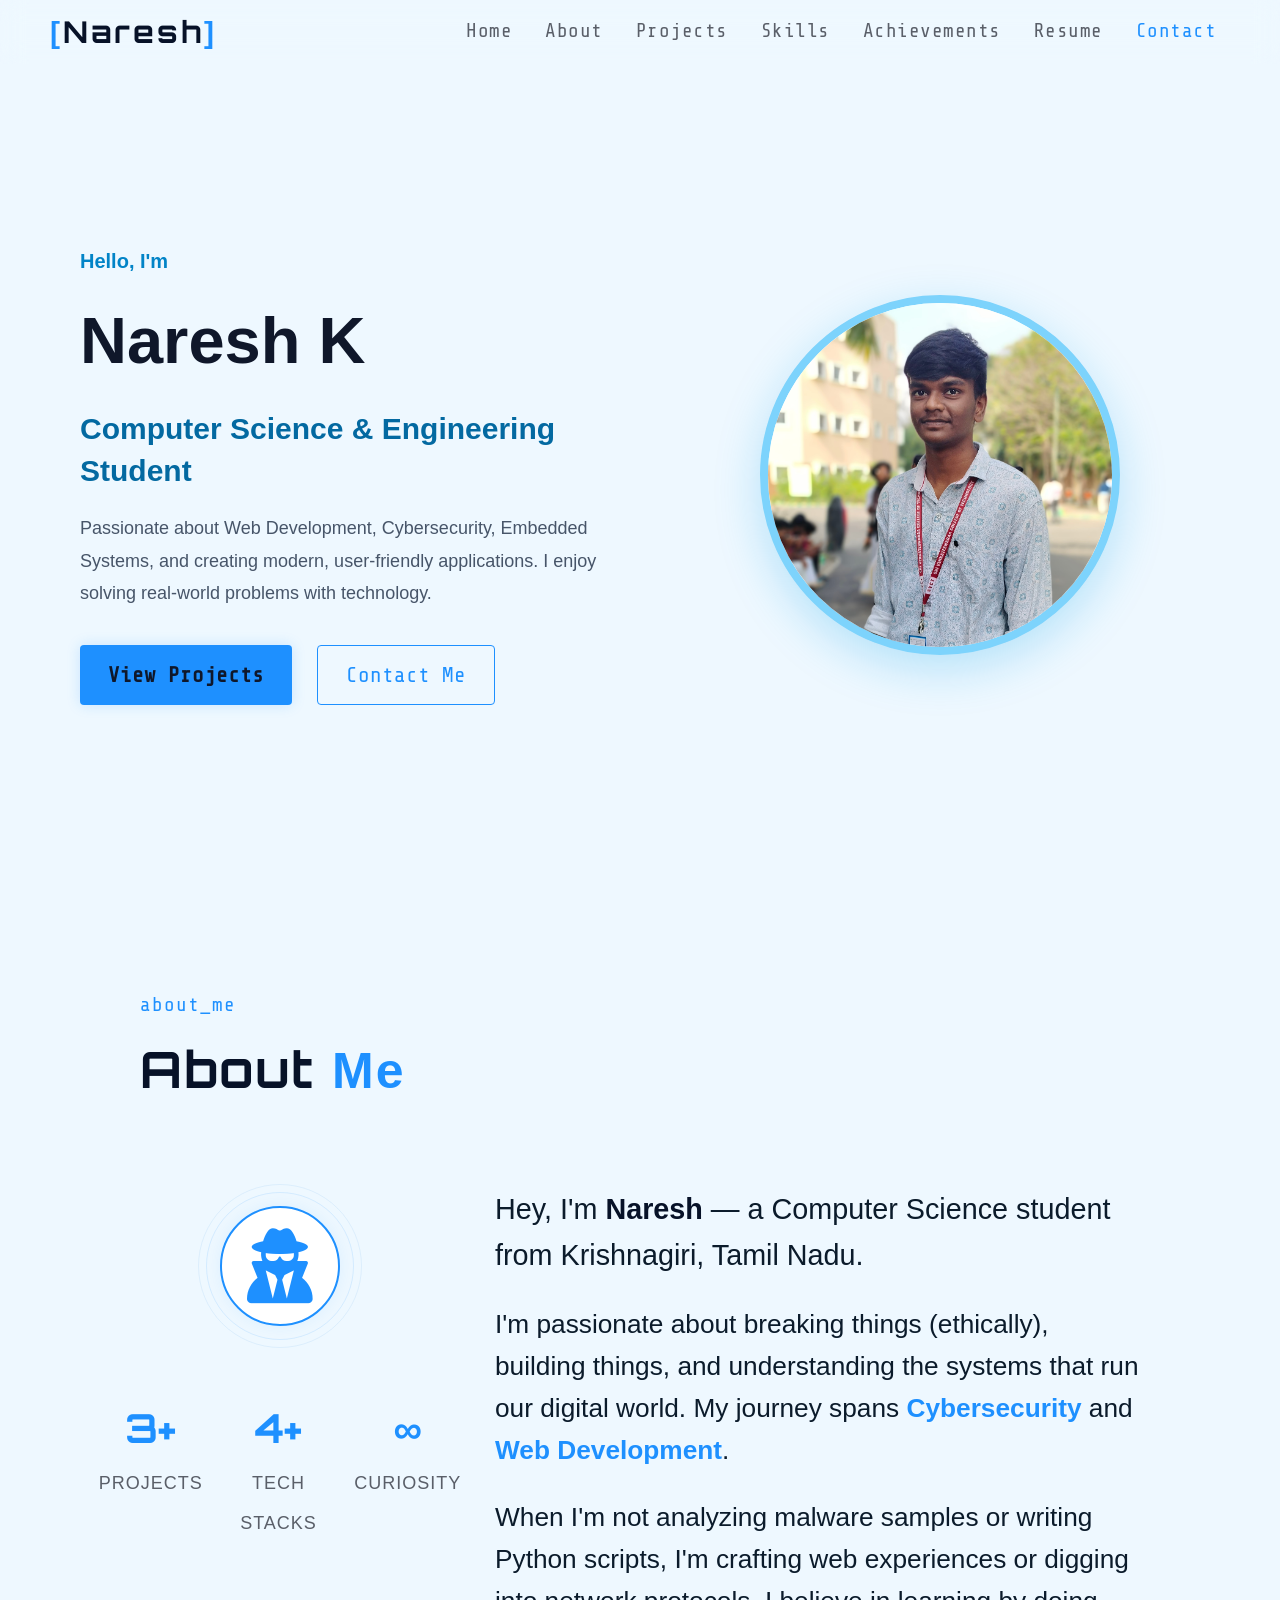
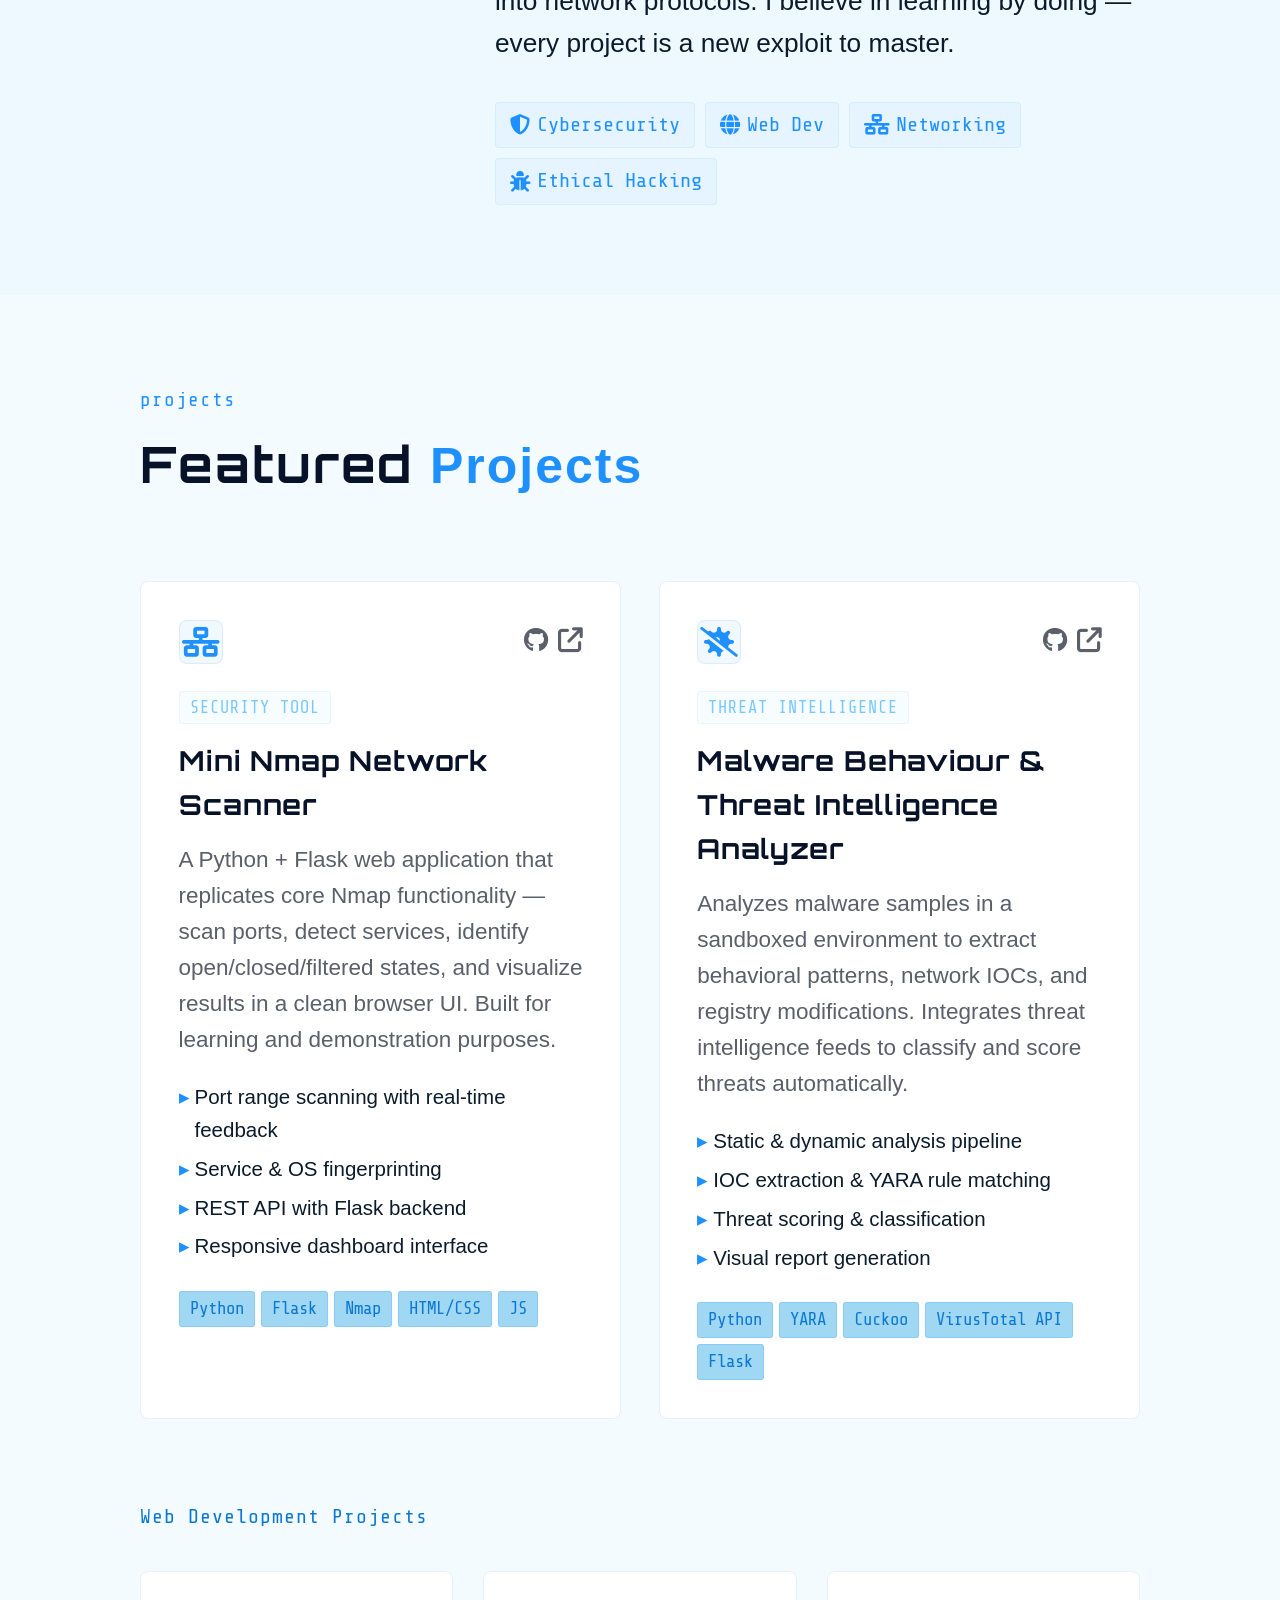
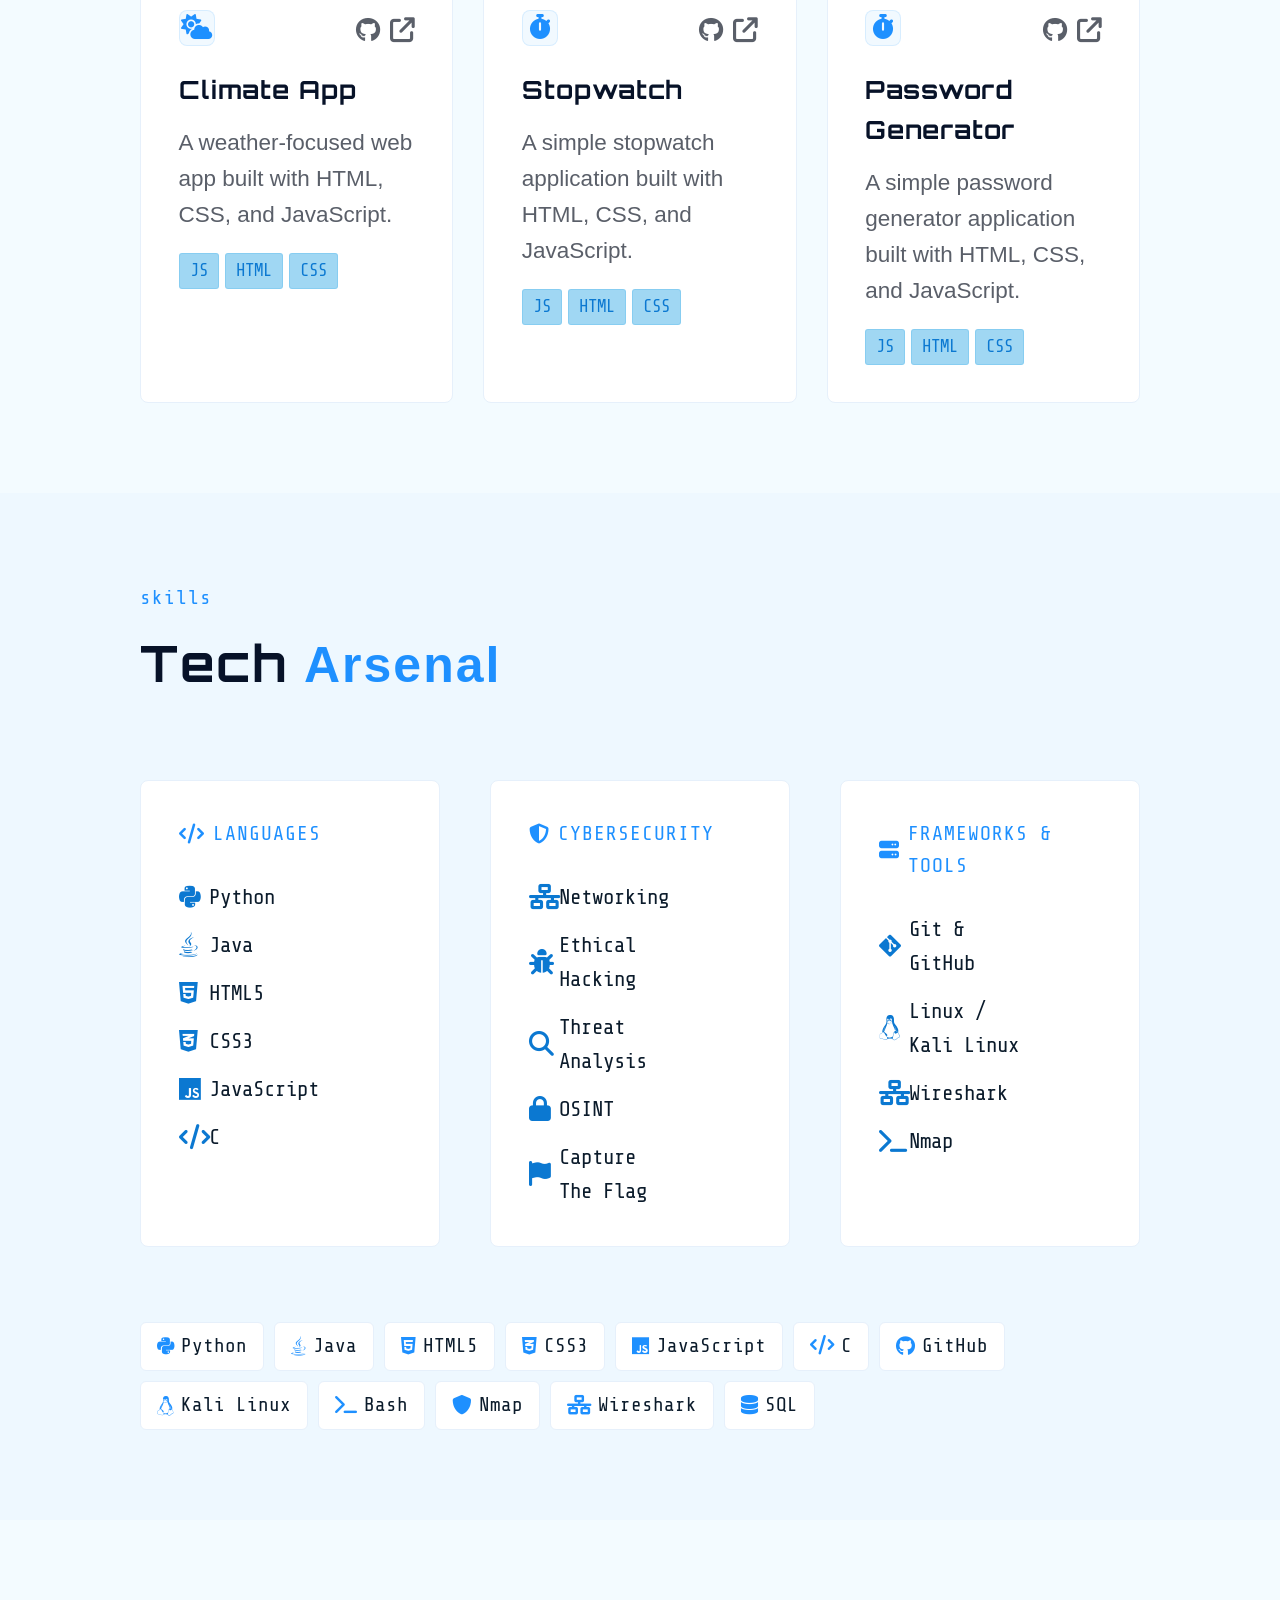
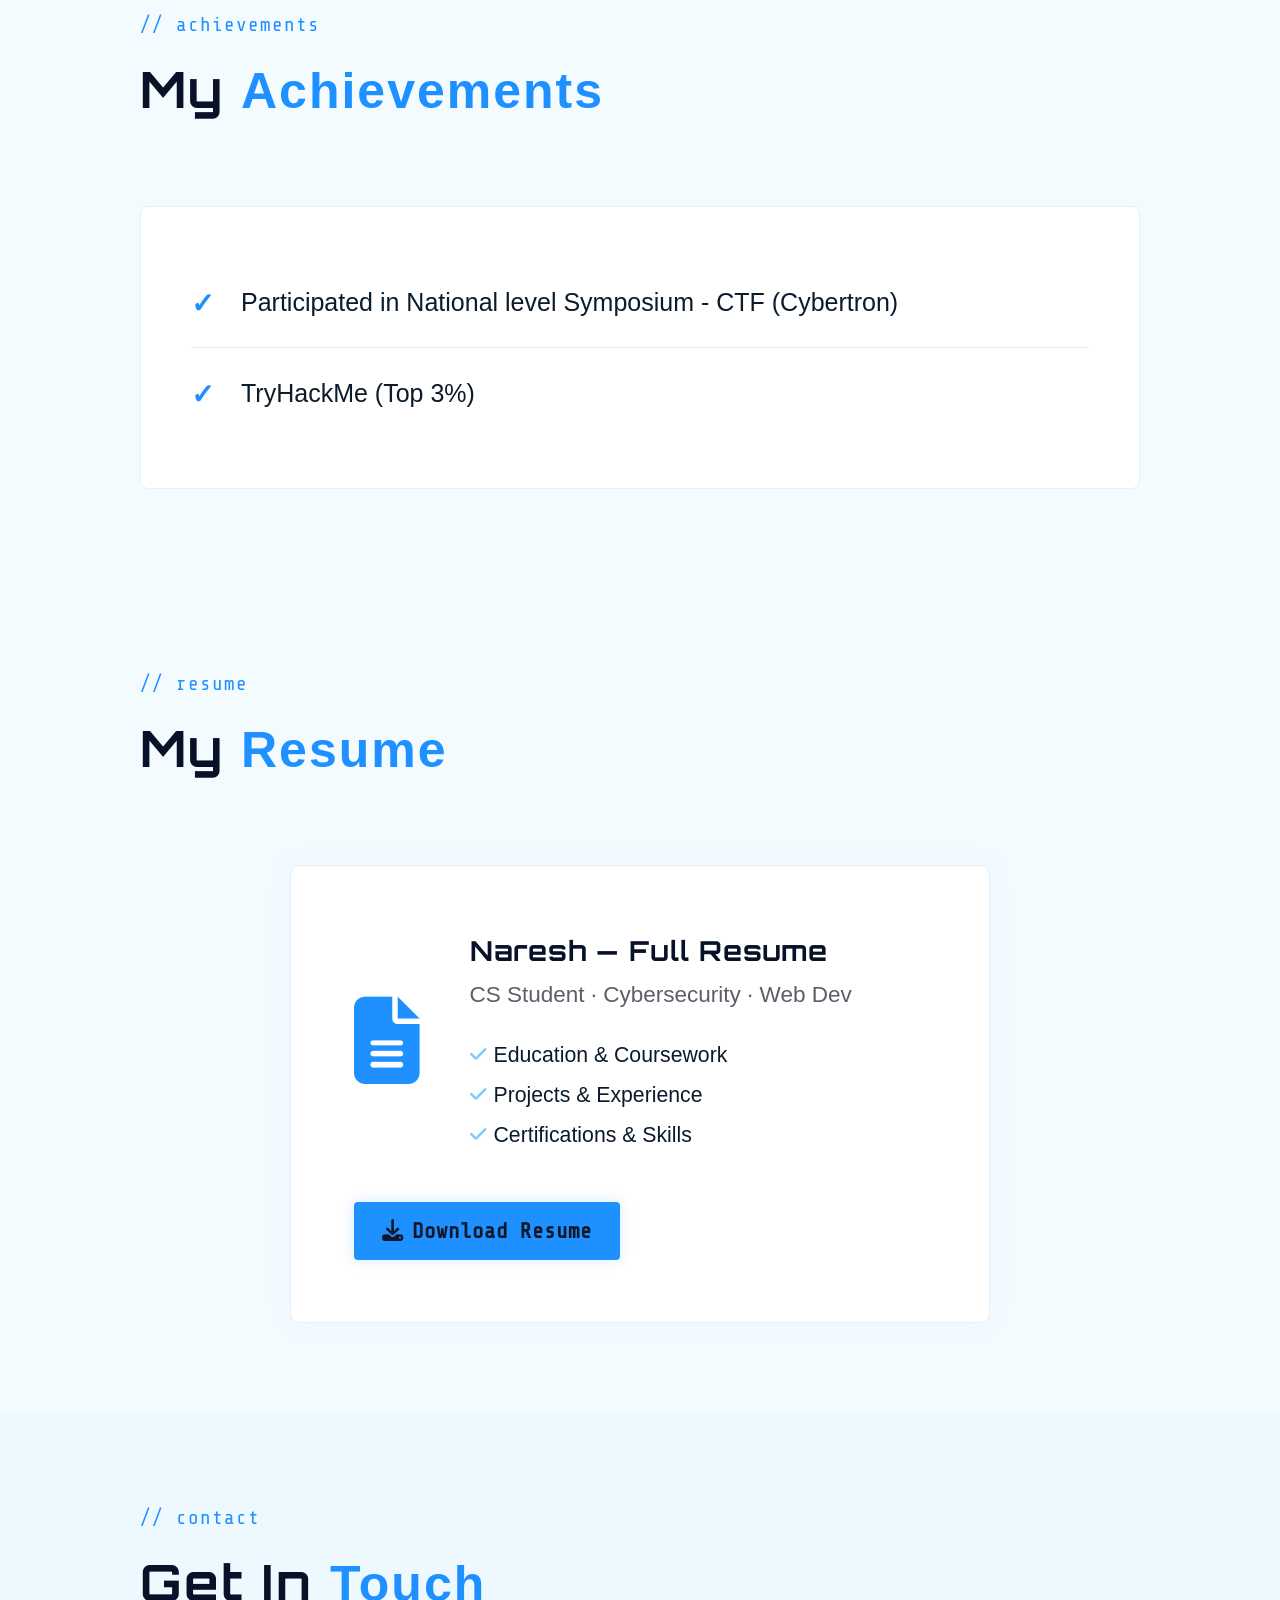
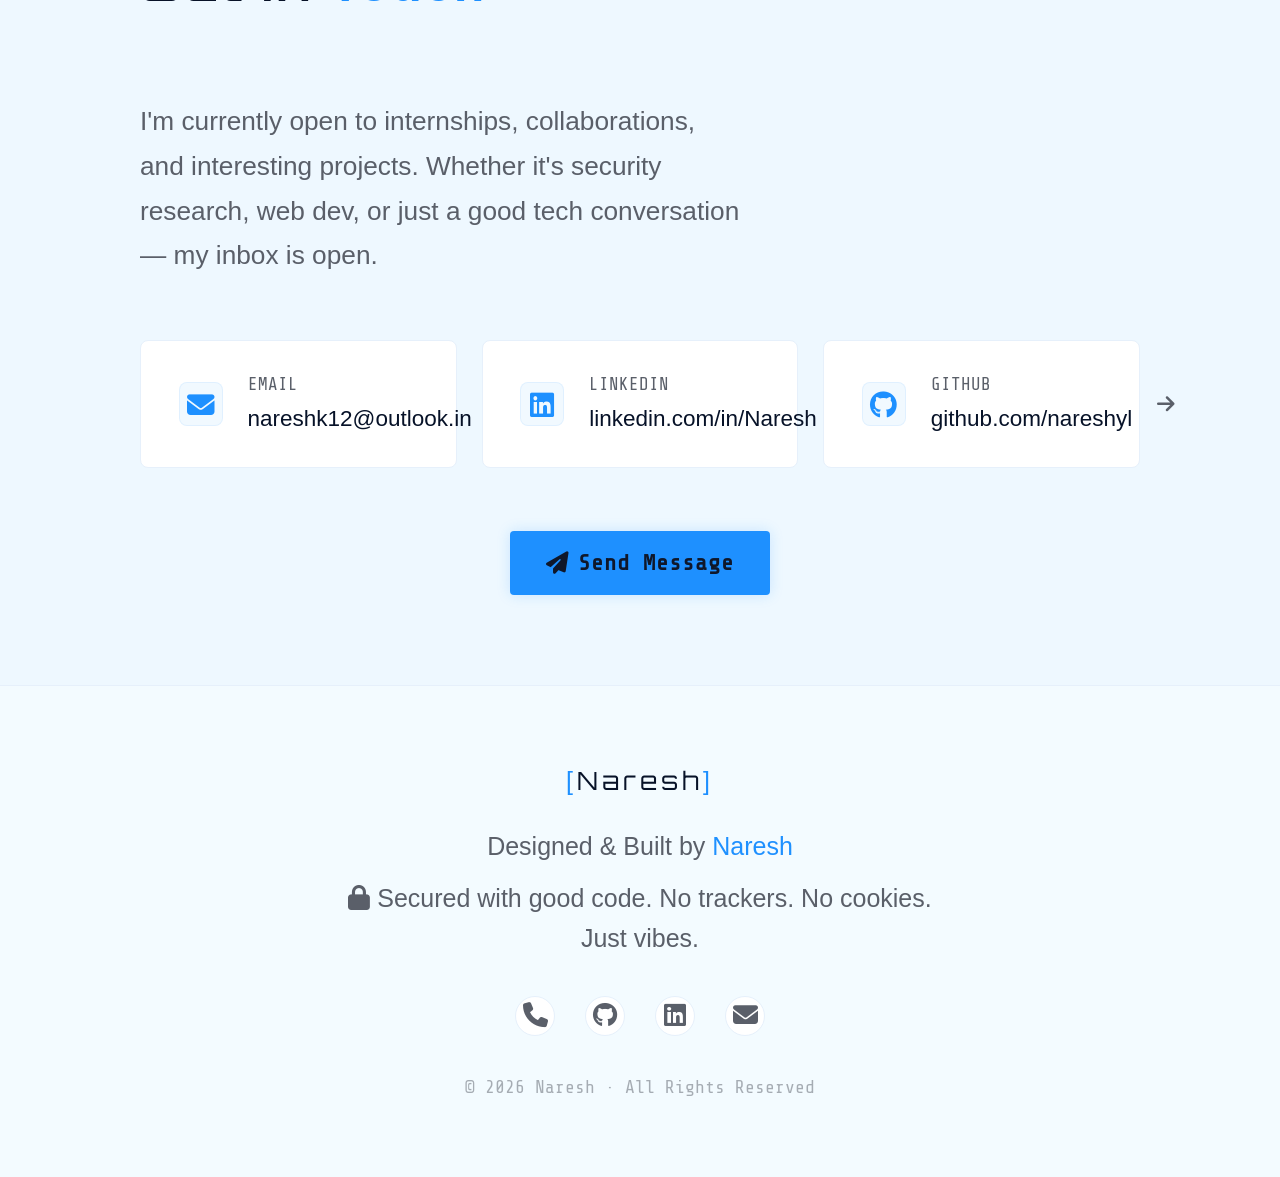
<file: index.html>
<!DOCTYPE html>
<html lang="en">
<head>
  <meta charset="UTF-8" />
  <meta name="viewport" content="width=device-width, initial-scale=1.0"/>
  <title>Naresh</title>
  <link rel="stylesheet" href="style.css" />
  <link rel="stylesheet" href="https://cdnjs.cloudflare.com/ajax/libs/font-awesome/6.5.0/css/all.min.css"/>
  <link href="https://fonts.googleapis.com/css2?family=Share+Tech+Mono&family=Rajdhani:wght@400;500;600;700&family=Orbitron:wght@400;700;900&display=swap" rel="stylesheet"/>
</head>
<body>

  <!-- Scanline overlay -->
  <div class="scanlines"></div>
  <!-- Grid background -->
  <div class="grid-bg"></div>

  <!-- ============ NAV ============ -->
  <nav id="navbar">
    <div class="nav-logo">
      <span class="bracket">[</span>Naresh<span class="bracket">]</span>
    </div>
    <button class="hamburger" id="hamburger" aria-label="Toggle menu">
      <span></span><span></span><span></span>
    </button>
    <ul class="nav-links" id="nav-links">
      <li><a href="#home" class="nav-link">Home</a></li>
      <li><a href="#about" class="nav-link">About</a></li>
      <li><a href="#projects" class="nav-link">Projects</a></li>
      <li><a href="#skills" class="nav-link">Skills</a></li>
      <li><a href="#achievements" class="nav-link">Achievements</a></li>
      <li><a href="#resume" class="nav-link">Resume</a></li>
      <li><a href="#contact" class="nav-link">Contact</a></li>
    </ul>
  </nav>

  <!-- ============ HERO ============ -->
  <section class="hero">

    <div class="hero-content">

        <p class="subtitle">Hello, I'm</p>

        <h1>Naresh K</h1>

        <h2>
            <span> Computer Science & Engineering Student</span>
        </h2>

        <p class="description">
            Passionate about Web Development, Cybersecurity, Embedded Systems,
            and creating modern, user-friendly applications. I enjoy solving
            real-world problems with technology.
        </p>

        <div class="hero-cta">
          <a href="#projects" class="btn-primary">View Projects</a>
          <a href="#contact" class="btn-outline">Contact Me</a>
        </div>

    </div>

    <div class="hero-image">

        <div class="profile-circle">
            <img src="images/img.jpg" alt="Profile" shape ="oval">
        </div>

    </div>

  </section>

  <!-- ============ ABOUT ============ -->
  <section id="about" class="section">
    <div class="container">
      <div class="section-header">
        <span class="section-tag">about_me</span>
        <h2>About <span class="accent">Me</span></h2>
      </div>
      <div class="about-grid">
        <div class="about-avatar">
          <div class="avatar-frame">
            <div class="avatar-inner">
              <i class="fa fa-user-secret avatar-icon"></i>
            </div>
            <div class="avatar-ring ring1"></div>
            <div class="avatar-ring ring2"></div>
          </div>
          <div class="about-stats">
            <div class="stat"><span class="stat-num">3+</span><span class="stat-label">Projects</span></div>
            <div class="stat"><span class="stat-num">4+</span><span class="stat-label">Tech Stacks</span></div>
            <div class="stat"><span class="stat-num">∞</span><span class="stat-label">Curiosity</span></div>
          </div>
        </div>
        <div class="about-text">
          <p class="about-intro">Hey, I'm <strong>Naresh</strong> — a Computer Science student from Krishnagiri, Tamil Nadu.</p>
          <p>I'm passionate about breaking things (ethically), building things, and understanding the systems that run our digital world. My journey spans <span class="highlight">Cybersecurity</span> and <span class="highlight">Web Development</span>.</p>
          <p>When I'm not analyzing malware samples or writing Python scripts, I'm crafting web experiences or digging into network protocols. I believe in learning by doing — every project is a new exploit to master.</p>
          <div class="about-tags">
            <span class="tag"><i class="fa fa-shield-halved"></i> Cybersecurity</span>
            <span class="tag"><i class="fa fa-globe"></i> Web Dev</span>
            <span class="tag"><i class="fa fa-network-wired"></i> Networking</span>
            <span class="tag"><i class="fa fa-bug"></i> Ethical Hacking</span>
          </div>
        </div>
      </div>
    </div>
  </section>

  <!-- ============ PROJECTS ============ -->
  <section id="projects" class="section alt-section">
    <div class="container">
      <div class="section-header">
        <span class="section-tag">projects</span>
        <h2>Featured <span class="accent">Projects</span></h2>
      </div>

      <!-- Featured Projects -->
      <div class="projects-featured">

        <div class="project-card featured" data-tilt>
          <div class="card-glow"></div>
          <div class="project-header">
            <div class="project-icon"><i class="fa fa-network-wired"></i></div>
            <div class="project-links">
              <a href="https://github.com/nareshyl/mini-nmap-tool" target="_blank" rel="noopener noreferrer" class="icon-link" title="GitHub"><i class="fab fa-github"></i></a>
              <a href="https://mini-nmap-tool.onrender.com/" target="_blank" rel="noopener noreferrer" class="icon-link" title="Live Demo"><i class="fa fa-arrow-up-right-from-square"></i></a>
            </div>
          </div>
          <div class="project-badge">Security Tool</div>
          <h3 class="project-title">Mini Nmap Network Scanner</h3>
          <p class="project-desc">A Python + Flask web application that replicates core Nmap functionality — scan ports, detect services, identify open/closed/filtered states, and visualize results in a clean browser UI. Built for learning and demonstration purposes.</p>
          <ul class="project-features">
            <li>Port range scanning with real-time feedback</li>
            <li>Service & OS fingerprinting</li>
            <li>REST API with Flask backend</li>
            <li>Responsive dashboard interface</li>
          </ul>
          <div class="project-tech">
            <span>Python</span><span>Flask</span><span>Nmap</span><span>HTML/CSS</span><span>JS</span>
          </div>
        </div>

        <div class="project-card featured" data-tilt>
          <div class="card-glow"></div>
          <div class="project-header">
            <div class="project-icon"><i class="fa fa-virus-slash"></i></div>
            <div class="project-links">
              <a href="https://github.com/nareshyl/malware-analyzer" target="_blank" rel="noopener noreferrer" class="icon-link" title="GitHub"><i class="fab fa-github"></i></a>
              <a href="https://malware-behaviour-analyzer-with-threat.onrender.com/" target="_blank" rel="noopener noreferrer" class="icon-link" title="Live Demo"><i class="fa fa-arrow-up-right-from-square"></i></a>
            </div>
          </div>
          <div class="project-badge">Threat Intelligence</div>
          <h3 class="project-title">Malware Behaviour & Threat Intelligence Analyzer</h3>
          <p class="project-desc">Analyzes malware samples in a sandboxed environment to extract behavioral patterns, network IOCs, and registry modifications. Integrates threat intelligence feeds to classify and score threats automatically.</p>
          <ul class="project-features">
            <li>Static & dynamic analysis pipeline</li>
            <li>IOC extraction & YARA rule matching</li>
            <li>Threat scoring & classification</li>
            <li>Visual report generation</li>
          </ul>
          <div class="project-tech">
            <span>Python</span><span>YARA</span><span>Cuckoo</span><span>VirusTotal API</span><span>Flask</span>
          </div>
        </div>

      </div>

      <!-- Web Projects Grid -->
      <div class="web-projects-header">
        <span class="section-sub">Web Development Projects</span>
      </div>
      <div class="projects-grid">
        <div class="project-card mini" data-tilt>
          <div class="project-header">
            <div class="project-icon small"><i class="fa fa-cloud-sun"></i></div>
            <div class="project-links">
              <a href="https://github.com/nareshyl/climate" target="_blank" rel="noopener noreferrer" class="icon-link" title="GitHub"><i class="fab fa-github"></i></a>
              <a href="https://nareshyl.github.io/climate/" target="_blank" rel="noopener noreferrer" class="icon-link" title="Live"><i class="fa fa-arrow-up-right-from-square"></i></a>
            </div>
          </div>
          <h3 class="project-title">Climate App</h3>
          <p class="project-desc">A weather-focused web app built with HTML, CSS, and JavaScript.</p>
          <div class="project-tech"><span>JS</span><span>HTML</span><span>CSS</span></div>
        </div>

        <div class="project-card mini" data-tilt>
          <div class="project-header">
            <div class="project-icon small"><i class="fa fa-stopwatch"></i></div>
            <div class="project-links">
              <a href="https://github.com/nareshyl/stopwatch" target="_blank" rel="noopener noreferrer" class="icon-link" title="GitHub"><i class="fab fa-github"></i></a>
              <a href="https://nareshyl.github.io/stopwatch/" target="_blank" rel="noopener noreferrer" class="icon-link" title="Live"><i class="fa fa-arrow-up-right-from-square"></i></a>
            </div>
          </div>
          <h3 class="project-title">Stopwatch</h3>
          <p class="project-desc">A simple stopwatch application built with HTML, CSS, and JavaScript.</p>
          <div class="project-tech"><span>JS</span><span>HTML</span><span>CSS</span></div>
        </div>

        <div class="project-card mini" data-tilt>
          <div class="project-header">
            <div class="project-icon small"><i class="fa fa-stopwatch"></i></div>
            <div class="project-links">
              <a href="https://github.com/nareshyl/Password-Generator-" target="_blank" rel="noopener noreferrer" class="icon-link" title="GitHub"><i class="fab fa-github"></i></a>
              <a href="https://nareshyl.github.io/Password-Generator-/" target="_blank" rel="noopener noreferrer" class="icon-link" title="Live"><i class="fa fa-arrow-up-right-from-square"></i></a>
            </div>
          </div>
          <h3 class="project-title">Password Generator</h3>
          <p class="project-desc">A simple password generator application built with HTML, CSS, and JavaScript.</p>
          <div class="project-tech"><span>JS</span><span>HTML</span><span>CSS</span></div>
        </div>

      </div>
    </div>
  </section>

  <!-- ============ SKILLS ============ -->
  <section id="skills" class="section">
    <div class="container">

        <div class="section-header">
            <span class="section-tag">skills</span>
            <h2>Tech <span class="accent">Arsenal</span></h2>
        </div>

        <div class="skills-container">

            <!-- Languages -->
            <div class="skill-category">

                <div class="skill-cat-header">
                    <i class="fa fa-code"></i>
                    Languages
                </div>

                <div class="skill-items">

                    <div class="skill-item">
                        <i class="fab fa-python"></i>
                        <span>Python</span>
                    </div>

                    <div class="skill-item">
                        <i class="fab fa-java"></i>
                        <span>Java</span>
                    </div>

                    <div class="skill-item">
                        <i class="fab fa-html5"></i>
                        <span>HTML5</span>
                    </div>

                    <div class="skill-item">
                        <i class="fab fa-css3-alt"></i>
                        <span>CSS3</span>
                    </div>

                    <div class="skill-item">
                        <i class="fab fa-js"></i>
                        <span>JavaScript</span>
                    </div>

                    <div class="skill-item">
                        <i class="fa fa-code"></i>
                        <span> C </span>
                    </div>

                </div>

            </div>

            <!-- Cybersecurity -->
            <div class="skill-category">

                <div class="skill-cat-header">
                    <i class="fa fa-shield-halved"></i>
                    Cybersecurity
                </div>

                <div class="skill-items">

                    <div class="skill-item">
                        <i class="fa fa-network-wired"></i>
                        <span>Networking</span>
                    </div>

                    <div class="skill-item">
                        <i class="fa fa-bug"></i>
                        <span>Ethical Hacking</span>
                    </div>

                    <div class="skill-item">
                        <i class="fa fa-magnifying-glass"></i>
                        <span>Threat Analysis</span>
                    </div>

                    <div class="skill-item">
                        <i class="fa fa-lock"></i>
                        <span>OSINT</span>
                    </div>

                    <div class="skill-item">
                        <i class="fa fa-flag"></i>
                        <span>Capture The Flag</span>
                    </div>

                </div>

            </div>

            <!-- Frameworks -->
            <div class="skill-category">

                <div class="skill-cat-header">
                    <i class="fa fa-server"></i>
                    Frameworks & Tools
                </div>

                <div class="skill-items">

                    <div class="skill-item">
                        <i class="fab fa-git-alt"></i>
                        <span>Git & GitHub</span>
                    </div>

                    <div class="skill-item">
                        <i class="fab fa-linux"></i>
                        <span>Linux / Kali Linux</span>
                    </div>

                    <div class="skill-item">
                        <i class="fa fa-network-wired"></i>
                        <span> Wireshark </span>
                    </div>

                    <div class="skill-item">
                        <i class="fa fa-terminal"></i>
                        <span>Nmap</span>
                    </div>

                </div>

            </div>

        </div>

        <!-- Tool Badges -->

        <div class="tool-badges">

            <span class="tool-badge"><i class="fab fa-python"></i>Python</span>
            <span class="tool-badge"><i class="fab fa-java"></i>Java</span>
            <span class="tool-badge"><i class="fab fa-html5"></i>HTML5</span>
            <span class="tool-badge"><i class="fab fa-css3-alt"></i>CSS3</span>
            <span class="tool-badge"><i class="fab fa-js"></i>JavaScript</span>
            <span class="tool-badge"><i class="fa fa-code"></i>C</span>
            <span class="tool-badge"><i class="fab fa-github"></i>GitHub</span>
            <span class="tool-badge"><i class="fab fa-linux"></i>Kali Linux</span>
            <span class="tool-badge"><i class="fa fa-terminal"></i>Bash</span>
            <span class="tool-badge"><i class="fa fa-shield"></i>Nmap</span>
            <span class="tool-badge"><i class="fa fa-network-wired"></i>Wireshark</span>
            <span class="tool-badge"><i class="fa fa-database"></i>SQL</span>

        </div>

    </div>
  </section>

  <!-- ============ ACHIEVEMENTS ============ -->
  <section id="achievements" class="section alt-section">
    <div class="container">
      <div class="section-header">
        <span class="section-tag">// achievements</span>
        <h2>My <span class="accent">Achievements</span></h2>
      </div>
      <ul class="achievements-list">
        <li>Participated in National level Symposium - CTF (Cybertron)</li>
        <li>TryHackMe (Top 3%)</li>
      </ul>
    </div>
  </section>


  <!-- ============ RESUME ============ -->
  <section id="resume" class="section alt-section">
    <div class="container">
      <div class="section-header">
        <span class="section-tag">// resume</span>
        <h2>My <span class="accent">Resume</span></h2>
      </div>
      <div class="resume-card">
        <div class="resume-content">
          <div class="resume-icon-wrap">
            <i class="fa fa-file-lines resume-icon"></i>
            <div class="resume-pulse"></div>
          </div>
          <div class="resume-info">
            <h3>Naresh — Full Resume</h3>
            <p>CS Student · Cybersecurity · Web Dev</p>
            <ul class="resume-highlights">
              <li><i class="fa fa-check"></i> Education & Coursework</li>
              <li><i class="fa fa-check"></i> Projects & Experience</li>
              <li><i class="fa fa-check"></i> Certifications & Skills</li>
            </ul>
          </div>
          <a href="Naresh_K_Resume.pdf" class="btn-primary download-btn" download="Naresh-Resume.pdf">
            <i class="fa fa-download"></i> Download Resume
          </a>
        </div>
      </div>
    </div>
  </section>

  <!-- ============ CONTACT ============ -->
  <section id="contact" class="section">
    <div class="container">
      <div class="section-header">
        <span class="section-tag">// contact</span>
        <h2>Get In <span class="accent">Touch</span></h2>
      </div>
      <p class="contact-intro">I'm currently open to internships, collaborations, and interesting projects. Whether it's security research, web dev, or just a good tech conversation — my inbox is open.</p>

      <div class="contact-grid">
        <a href="mailto:nareshk12@outlook.in" class="contact-card">
          <div class="contact-icon"><i class="fa fa-envelope"></i></div>
          <div class="contact-info">
            <span class="contact-label">Email</span>
            <span class="contact-value">nareshk12@outlook.in</span>
          </div>
          <i class="fa fa-arrow-right contact-arrow"></i>
        </a>
        <a href="https://www.linkedin.com/in/naresh-k-203152295/" target="_blank" class="contact-card">
          <div class="contact-icon"><i class="fab fa-linkedin"></i></div>
          <div class="contact-info">
            <span class="contact-label">LinkedIn</span>
            <span class="contact-value">linkedin.com/in/Naresh</span>
          </div>
          <i class="fa fa-arrow-right contact-arrow"></i>
        </a>
        <a href="https://github.com/nareshyl" target="_blank" class="contact-card">
          <div class="contact-icon"><i class="fab fa-github"></i></div>
          <div class="contact-info">
            <span class="contact-label">GitHub</span>
            <span class="contact-value">github.com/nareshyl</span>
          </div>
          <i class="fa fa-arrow-right contact-arrow"></i>
        </a>
      </div>

      <div class="contact-cta">
        <a href="mailto:nareshk12@outlook.in" class="btn-primary large">
          <i class="fa fa-paper-plane"></i> Send Message
        </a>
      </div>
    </div>
  </section>

  <!-- ============ FOOTER ============ -->
  <footer class="footer">
    <div class="footer-inner">
      <div class="footer-logo"><span class="bracket">[</span>Naresh<span class="bracket">]</span></div>
      <p class="footer-text">Designed & Built by <span class="accent">Naresh</span></p>
      <p class="footer-copy">
        <i class="fa fa-lock"></i> Secured with good code. No trackers. No cookies. Just vibes.
      </p>
      <div class="footer-links">
        <a href="tel:+917604908540"><i class="fa fa-phone"></i></a>
        <a href="https://github.com/nareshyl" target="_blank"><i class="fab fa-github"></i></a>
        <a href="https://www.linkedin.com/in/naresh-k-203152295/" target="_blank"><i class="fab fa-linkedin"></i></a>
        <a href="mailto:nareshk12@outlook.in"><i class="fa fa-envelope"></i></a>
      </div>
      <p class="footer-bottom">© 2026 Naresh · All Rights Reserved</p>
    </div>
  </footer>

  <script src="script.js"></script>
</body>
</html>
</file>
<file: style.css>
:root {
  --bg2:        #f3fbff;
  --surface:    #ffffff;
  --surface2:   #ffffff;
  --border:     #e6f0fb;
  --accent:     #1e90ff;
  --accent2:    #0b78d1;
  --accent3:    #79c8ff;
  --danger:     #cc3344;
  --text:       #0b1b2b;
  --text-dim:   #5a5f69;
  --text-bright:#071228;
  --font-mono:  'Share Tech Mono', monospace;
  --font-head:  'Orbitron', sans-serif;
  --font-body:  'Rajdhani', sans-serif;
}

/* ---- RESET ---- */
*, *::before, *::after { box-sizing: border-box; margin: 0; padding: 0; }

html {
  scroll-behavior: smooth;
  font-size: 25px;
}

body {
  background: var(--bg);
  color: var(--text);
  font-family: var(--font-body);
  font-size: 1rem;
  line-height: 1.6;
  overflow-x: hidden;
}

/* ---- SCANLINES ---- */
.scanlines {
  display: none;
}

/* ---- GRID BG ---- */
.grid-bg {
  display: none;
}

/* ---- SCROLLBAR ---- */
::-webkit-scrollbar { width: 4px; }
::-webkit-scrollbar-track { background: var(--bg); }
::-webkit-scrollbar-thumb { background: var(--accent); border-radius: 2px; }

/* ---- NAV ---- */
#navbar {
  position: fixed; top: 0; left: 0; right: 0;
  display: flex; align-items: center; justify-content: space-between;
  padding: 0 2rem;
  height: 64px;
 #navbar{
  background:rgba(233,246,255,.95);
  border-bottom:1px solid #cfe8ff;
}
  backdrop-filter: blur(12px);
  z-index: 1000;
  transition: box-shadow 0.3s;
}
#navbar.scrolled {
  box-shadow: 0 0 30px rgba(30,144,255,0.06);
}

.nav-logo {
  font-family: var(--font-head);
  font-size: 1.2rem;
  font-weight: 700;
  color: var(--text-bright);
  letter-spacing: 3px;
}
.nav-logo .bracket { color: var(--accent); }

.nav-links {
  display: flex; gap: 0.2rem; list-style: none;
}
.nav-links a {
  display: flex; align-items: center; gap: 4px;
  padding: 6px 14px;
  color: var(--text-dim);
  text-decoration: none;
  font-family: var(--font-mono);
  font-size: 0.78rem;
  letter-spacing: 0.5px;
  border-radius: 4px;
  transition: color 0.2s, background 0.2s;
}
.nav-links a .nav-num { color: var(--accent); font-size: 0.7rem; }
.nav-links a:hover { color: var(--accent); background: rgba(30,144,255,0.04); }

.hamburger {
  display: none;
  flex-direction: column; gap: 5px;
  background: none; border: none; cursor: pointer; padding: 6px;
}
.hamburger span {
  display: block; width: 24px; height: 2px;
  background: var(--accent); border-radius: 2px;
  transition: all 0.3s;
}
.hamburger.open span:nth-child(1) { transform: translateY(7px) rotate(45deg); }
.hamburger.open span:nth-child(2) { opacity: 0; }
.hamburger.open span:nth-child(3) { transform: translateY(-7px) rotate(-45deg); }

/* ---- HERO ---- */
.hero {
  position: relative;
  min-height: 100vh;
  display: flex; align-items: center; justify-content: center;
  padding: 80px 2rem 2rem;
  overflow: hidden;
  z-index: 1;
}

.dot {
  width: 12px; height: 12px; border-radius: 50%;
}
.dot.red    { background: #ff5f57; }
.dot.yellow { background: #febc2e; }
.dot.green  { background: #28c840; }
.terminal-title {
  margin-left: 10px;
  font-family: var(--font-mono);
  font-size: 0.78rem;
  color: var(--text-dim);
}


/* Glitch on name */
.glitch {
  font-family: var(--font-head);
  font-size: 2.6rem;
  font-weight: 900;
  color: var(--accent);
  letter-spacing: 6px;
  position: relative;
  text-shadow: 0 0 12px rgba(30,144,255,0.12);
  animation: glitch 4s infinite;
}
.glitch::before, .glitch::after {
  content: attr(data-text);
  position: absolute; top: 0; left: 0; width: 100%;
}
.glitch::before {
  color: var(--danger);
  clip-path: polygon(0 0, 100% 0, 100% 35%, 0 35%);
  animation: glitch-top 4s infinite;
  opacity: 0.7;
}
.glitch::after {
  color: var(--accent2);
  clip-path: polygon(0 65%, 100% 65%, 100% 100%, 0 100%);
  animation: glitch-bot 4s infinite;
  opacity: 0.7;
}

@keyframes glitch {
  0%,90%,100% { transform: none; }
  91%          { transform: skewX(-2deg); }
  93%          { transform: skewX(2deg); }
  95%          { transform: skewX(-1deg); }
}
@keyframes glitch-top {
  0%,90%,100% { transform: none; }
  91%          { transform: translate(-3px, -2px); }
  93%          { transform: translate(3px, 0); }
}
@keyframes glitch-bot {
  0%,90%,100% { transform: none; }
  91%          { transform: translate(3px, 2px); }
  93%          { transform: translate(-3px, 0); }
}

.cursor-blink {
  color: var(--accent);
  animation: blink 1s step-end infinite;
}
@keyframes blink { 0%,100%{opacity:1} 50%{opacity:0} }

.blink-text { color: var(--accent3); animation: blink 1.5s ease infinite; }

/* CTA buttons */
.hero-cta {
  display: flex; gap: 1rem; flex-wrap: wrap;
}
.btn-primary, .btn-outline {
  display: inline-flex; align-items: center; gap: 8px;
  padding: 12px 28px;
  font-family: var(--font-mono);
  font-size: 0.85rem;
  letter-spacing: 1px;
  text-decoration: none;
  border-radius: 4px;
  transition: all 0.3s;
  cursor: pointer; border: none;
}
.btn-primary {
  background: var(--accent);
  color: var(--bg);
  font-weight: 600;
  box-shadow: 0 0 14px rgba(30,144,255,0.18);
}
.btn-primary:hover {
  background: #fff;
  box-shadow: 0 0 26px rgba(30,144,255,0.2);
  transform: translateY(-2px);
}
.btn-outline {
  background: transparent;
  color: var(--accent);
  border: 1px solid var(--accent);
}
.btn-outline:hover {
  background: rgba(30,144,255,0.06);
  box-shadow: 0 0 12px rgba(30,144,255,0.08);
  transform: translateY(-2px);
}

/* Particles */
.hero-particles {
  display: none;
}
.particle {
  display: none;
}
@keyframes float-up {
  0%   { opacity: 0; transform: translateY(0) scale(1); }
  10%  { opacity: 0.6; }
  90%  { opacity: 0.2; }
  100% { opacity: 0; transform: translateY(-100vh) scale(0.5); }
}

/* Scroll indicator */
.scroll-indicator {
  position: absolute; bottom: 15px; left: 50%;
  transform: translateX(-50%);
  display: flex; flex-direction: column; align-items: center; gap: 8px;
  z-index: 2;
}
.scroll-indicator span {
  font-family: var(--font-mono);
  font-size: 0.6rem;
  color: var(--text-dim);
  letter-spacing: 3px;
}
.scroll-line {
  width: 1px; height: 50px;
  background: linear-gradient(to bottom, var(--accent), transparent);
  animation: scroll-pulse 2s ease infinite;
}
@keyframes scroll-pulse { 0%,100%{opacity:1;height:50px} 50%{opacity:0.3;height:30px} }

/* ---- SECTIONS ---- */
.section {
  position: relative;
  padding: 90px 0;
  z-index: 1;
}
.alt-section { background: var(--bg2); }

.container {
  max-width: 1100px;
  margin: 0 auto;
  padding: 0 2rem;
}

.section-header { margin-bottom: 3rem; }
.section-tag {
  font-family: var(--font-mono);
  font-size: 0.78rem;
  color: var(--accent);
  letter-spacing: 1px;
  display: block;
  margin-bottom: 8px;
}
.section-header h2 {
  font-family: var(--font-head);
  font-size: 2rem;
  font-weight: 700;
  color: var(--text-bright);
  letter-spacing: 2px;
}
.accent { color: var(--accent); }

/* ---- ABOUT ---- */
.about-grid {
  display: grid;
  grid-template-columns: 280px 1fr;
  gap: 3rem;
  align-items: start;
}

.about-avatar {
  display: flex; flex-direction: column; align-items: center; gap: 2rem;
}
.avatar-frame {
  position: relative;
  width: 160px; height: 160px;
  display: flex; align-items: center; justify-content: center;
}
.avatar-inner {
  width: 120px; height: 120px;
  background: var(--surface2);
  border: 2px solid var(--accent);
  border-radius: 50%;
  display: flex; align-items: center; justify-content: center;
  box-shadow: 0 0 18px rgba(30,144,255,0.08);
}
.avatar-icon { font-size: 3rem; color: var(--accent); }

.avatar-ring {
  position: absolute;
  border-radius: 50%;
  border: 1px solid;
  animation: spin linear infinite;
}
.ring1 {
  width: 148px; height: 148px;
  border-color: rgba(30,144,255,0.12);
  animation-duration: 8s;
}
.ring2 {
  width: 164px; height: 164px;
  border-color: rgba(11,120,209,0.08);
  animation-duration: 14s;
  animation-direction: reverse;
}
@keyframes spin { from{transform:rotate(0deg)} to{transform:rotate(360deg)} }

.about-stats {
  display: flex; gap: 1.5rem;
}
.stat {
  text-align: center;
}
.stat-num {
  display: block;
  font-family: var(--font-head);
  font-size: 1.6rem;
  font-weight: 700;
  color: var(--accent);
}
.stat-label {
  font-size: 0.72rem;
  color: var(--text-dim);
  letter-spacing: 1px;
  text-transform: uppercase;
}

.about-text p {
  margin-bottom: 1rem;
  color: var(--text);
  font-size: 1.05rem;
}
.about-intro { font-size: 1.15rem !important; }
.about-text strong { color: var(--text-bright); }
.highlight { color: var(--accent); font-weight: 600; }

.about-tags {
  display: flex; flex-wrap: wrap; gap: 10px;
  margin-top: 1.5rem;
}
.tag {
  display: inline-flex; align-items: center; gap: 6px;
  padding: 6px 14px;
  background: rgba(30,144,255,0.04);
  border: 1px solid rgba(30,144,255,0.08);
  border-radius: 4px;
  font-size: 0.82rem;
  font-family: var(--font-mono);
  color: var(--accent);
  transition: all 0.3s;
}
.tag:hover {
  background: rgba(30,144,255,0.08);
  border-color: var(--accent);
}

/* ---- PROJECTS ---- */
.projects-featured {
  display: grid;
  grid-template-columns: repeat(auto-fit, minmax(420px, 1fr));
  gap: 1.5rem;
  margin-bottom: 3rem;
}

.web-projects-header {
  margin-bottom: 1.5rem;
}
.section-sub {
  font-family: var(--font-mono);
  font-size: 0.8rem;
  color: var(--accent2);
  letter-spacing: 1px;
}

.projects-grid {
  display: grid;
  grid-template-columns: repeat(auto-fill, minmax(240px, 1fr));
  gap: 1.2rem;
}

/* Cards */
.project-card {
  position: relative;
  background: var(--surface);
  border: 1px solid var(--border);
  border-radius: 8px;
  padding: 1.5rem;
  transition: all 0.3s;
  overflow: hidden;
}
.project-card::before {
  content: '';
  position: absolute; inset: 0;
  background: linear-gradient(135deg, rgba(30,144,255,0.03) 0%, transparent 60%);
  opacity: 0;
  pointer-events: none;
  transition: opacity 0.3s;
}
.project-card:hover { border-color: rgba(30,144,255,0.16); transform: translateY(-4px); }
.project-card:hover::before { opacity: 1; }

.card-glow {
  position: absolute;
  top: -40px; right: -40px;
  width: 150px; height: 150px;
  background: radial-gradient(circle, rgba(30,144,255,0.06) 0%, transparent 70%);
  pointer-events: none;
  transition: opacity 0.3s;
  opacity: 0;
}
.project-card:hover .card-glow { opacity: 1; }

.project-header {
  position: relative;
  z-index: 1;
  display: flex; justify-content: space-between; align-items: flex-start;
  margin-bottom: 0.8rem;
}
.project-icon {
  width: 44px; height: 44px;
  background: rgba(30,144,255,0.06);
  border: 1px solid rgba(30,144,255,0.12);
  border-radius: 8px;
  display: flex; align-items: center; justify-content: center;
  font-size: 1.2rem;
  color: var(--accent);
}
.project-icon.small { width: 36px; height: 36px; font-size: 1rem; }

.project-links { display: flex; gap: 10px; }
.icon-link {
  position: relative;
  z-index: 2;
  color: var(--text-dim);
  font-size: 1rem;
  transition: color 0.2s, transform 0.2s;
  text-decoration: none;
  cursor: pointer;
}
.icon-link:hover { color: var(--accent); transform: translateY(-2px); }

.project-badge {
  display: inline-block;
  padding: 2px 10px;
  background: rgba(121,200,255,0.06);
  border: 1px solid rgba(121,200,255,0.12);
  border-radius: 3px;
  font-size: 0.68rem;
  font-family: var(--font-mono);
  color: var(--accent3);
  letter-spacing: 1px;
  margin-bottom: 0.6rem;
  text-transform: uppercase;
}

.project-title {
  font-family: var(--font-head);
  font-size: 1rem;
  color: var(--text-bright);
  letter-spacing: 1px;
  margin-bottom: 0.6rem;
}
.featured .project-title { font-size: 1.1rem; }

.project-desc {
  font-size: 0.9rem;
  color: var(--text-dim);
  line-height: 1.6;
  margin-bottom: 0.8rem;
}

.project-features {
  list-style: none;
  margin-bottom: 1rem;
}
.project-features li {
  font-size: 0.82rem;
  color: var(--text);
  padding: 3px 0;
  padding-left: 16px;
  position: relative;
}
.project-features li::before {
  content: '▸';
  color: var(--accent);
  position: absolute; left: 0;
}

.project-tech {
  display: flex; flex-wrap: wrap; gap: 6px;
}
.project-tech span {
  padding: 3px 10px;
  background: rgb(160, 215, 243);
  border: 1px solid rgba(126, 202, 240, 0.747);
  border-radius: 3px;
  font-family: var(--font-mono);
  font-size: 0.7rem;
  color: var(--accent2);
}

.skills-container {
  display: grid;
  grid-template-columns: repeat(auto-fit, minmax(300px, 1fr));
  gap: 2rem;
  margin-bottom: 3rem;
}

.skill-category {
  background: var(--surface);
  border: 1px solid var(--border);
  border-radius: 8px;
  padding: 1.5rem;
}
.skill-cat-header {
  font-family: var(--font-mono);
  font-size: 0.8rem;
  color: var(--accent);
  letter-spacing: 1px;
  margin-bottom: 1.2rem;
  display: flex; align-items: center; gap: 8px;
  text-transform: uppercase;
}

.skill-items { display: flex; flex-direction: column; gap: 14px; }
.skill-item {
  display: grid;
  grid-template-columns: 20px 120px 1fr;
  align-items: center;
  gap: 10px;
}
.skill-item i { color: var(--accent2); font-size: 1rem; }
.skill-item span {
  font-size: 0.85rem;
  color: var(--text);
  font-family: var(--font-mono);
}

.skill-bar {
  height: 4px;
  background: var(--border);
  border-radius: 2px;
  overflow: hidden;
}
.skill-fill {
  height: 100%;
  background: linear-gradient(to right, var(--accent3), var(--accent2));
  border-radius: 2px;
  width: 0%;
  transition: width 1.2s cubic-bezier(0.4,0,0.2,1);
}

/* Tool badges */
.tool-badges {
  display: flex; flex-wrap: wrap; gap: 10px;
}
.tool-badge {
  display: inline-flex; align-items: center; gap: 7px;
  padding: 8px 16px;
  background: var(--surface);
  border: 1px solid var(--border);
  border-radius: 6px;
  font-family: var(--font-mono);
  font-size: 0.78rem;
  color: var(--text);
  transition: all 0.25s;
  cursor: default;
}
.tool-badge i { color: var(--accent); }
.tool-badge:hover {
  border-color: var(--accent);
  color: var(--accent);
  background: rgba(30,144,255,0.03);
  transform: translateY(-2px);
}

/* ---- ACHIEVEMENTS ---- */
.achievements-list {
  background: var(--surface);
  border: 1px solid var(--border);
  border-radius: 8px;
  padding: 2rem;
  list-style: none;
}

.achievements-list li {
  position: relative;
  padding: 1rem 0 1rem 2rem;
  color: var(--text);
  font-size: 1rem;
  line-height: 1.6;
  border-bottom: 1px solid var(--border);
}

.achievements-list li:last-child {
  border-bottom: none;
}

.achievements-list li::before {
  content: "✓";
  position: absolute;
  left: 0;
  top: 1rem;
  color: var(--accent);
  font-weight: bold;
  font-size: 1.1rem;
}

/* ---- RESUME ---- */
.resume-card {
  background: var(--surface);
  border: 1px solid var(--border);
  border-radius: 10px;
  padding: 2.5rem;
  max-width: 700px;
  margin: 0 auto;
  box-shadow: 0 0 30px rgba(30,144,255,0.04);
}
.resume-content {
  display: flex; align-items: center; gap: 2rem; flex-wrap: wrap;
}
.resume-icon-wrap {
  position: relative;
  flex-shrink: 0;
}
.resume-icon {
  font-size: 3.5rem;
  color: var(--accent);
  display: block;
  position: relative; z-index: 1;
}
.resume-pulse {
  position: absolute; inset: -10px;
  border-radius: 50%;
  border: 2px solid var(--accent);
  animation: pulse-ring 2s ease-out infinite;
  opacity: 0;
}
@keyframes pulse-ring {
  0%   { transform: scale(0.8); opacity: 0.7; }
  100% { transform: scale(1.5); opacity: 0; }
}
.resume-info { flex: 1; min-width: 200px; }
.resume-info h3 {
  font-family: var(--font-head);
  font-size: 1.1rem;
  color: var(--text-bright);
  letter-spacing: 1px;
  margin-bottom: 4px;
}
.resume-info p { color: var(--text-dim); font-size: 0.9rem; margin-bottom: 1rem; }
.resume-highlights { list-style: none; display: flex; flex-direction: column; gap: 6px; }
.resume-highlights li {
  font-size: 0.85rem;
  color: var(--text);
  display: flex; align-items: center; gap: 8px;
}
.resume-highlights li i { color: var(--accent3); font-size: 0.75rem; }

.download-btn { flex-shrink: 0; }

/* ---- CONTACT ---- */
.contact-intro {
  max-width: 600px;
  font-size: 1.05rem;
  color: var(--text-dim);
  margin-bottom: 2.5rem;
  line-height: 1.7;
}

.contact-grid {
  display: grid;
  grid-template-columns: repeat(auto-fit, minmax(280px, 1fr));
  gap: 1rem;
  margin-bottom: 2.5rem;
}

.contact-card {
  display: flex; align-items: center; gap: 1rem;
  background: var(--surface);
  border: 1px solid var(--border);
  border-radius: 8px;
  padding: 1.2rem 1.5rem;
  text-decoration: none;
  transition: all 0.3s;
}
.contact-card:hover {
  border-color: rgba(30,144,255,0.16);
  background: rgba(30,144,255,0.03);
  transform: translateY(-3px);
}
.contact-icon {
  width: 44px; height: 44px;
  background: rgba(30,144,255,0.06);
  border: 1px solid rgba(30,144,255,0.08);
  border-radius: 8px;
  display: flex; align-items: center; justify-content: center;
  font-size: 1.1rem;
  color: var(--accent);
  flex-shrink: 0;
}
.contact-info {
  display: flex; flex-direction: column; flex: 1;
}
.contact-label { font-size: 0.7rem; color: var(--text-dim); font-family: var(--font-mono); letter-spacing: 1px; text-transform: uppercase; }
.contact-value { font-size: 0.9rem; color: var(--text-bright); margin-top: 2px; }
.contact-arrow { color: var(--text-dim); font-size: 0.8rem; transition: transform 0.2s, color 0.2s; }
.contact-card:hover .contact-arrow { transform: translateX(4px); color: var(--accent); }

.contact-cta { text-align: center; }
.btn-primary.large { padding: 14px 36px; font-size: 0.9rem; }

/* ---- FOOTER ---- */
.footer {
  background: var(--bg2);
  border-top: 1px solid var(--border);
  padding: 3rem 2rem;
  text-align: center;
  position: relative;
  z-index: 1;
}
.footer-inner { max-width: 600px; margin: 0 auto; }
.footer-logo {
  font-family: var(--font-head);
  font-size: 25px;
  letter-spacing: 4px;
  color: var(--text-bright);
  margin-bottom: 1rem;
}
.footer-logo .bracket { color: var(--accent); }
.footer-text { font-size: 25px; color: var(--text-dim); margin-bottom: 0.5rem; }
.footer-copy { font-size: 25px; color: var(--text-dim); margin-bottom: 1.5rem; }
.footer-links { display: flex; justify-content: center; gap: 1.2rem; margin-bottom: 1.5rem; }
.footer-links a {
  width: 40px; height: 40px;
  background: var(--surface);
  border: 1px solid var(--border);
  border-radius: 50%;
  display: flex; align-items: center; justify-content: center;
  color: var(--text-dim);
  text-decoration: none;
  font-size: 1rem;
  transition: all 0.3s;
}
.footer-links a:hover { color: var(--accent); border-color: var(--accent); box-shadow: 0 0 15px rgba(30,144,255,0.08); }
.footer-bottom { font-size: 0.72rem; color: var(--text-dim); font-family: var(--font-mono); opacity: 0.5; }

/* ---- SCROLL REVEAL ---- */
.reveal {
  opacity: 0;
  transform: translateY(30px);
  transition: opacity 0.7s ease, transform 0.7s ease;
}
.reveal.visible {
  opacity: 1;
  transform: none;
}

/* ---- RESPONSIVE ---- */
@media (max-width: 900px) {
  .about-grid {
    grid-template-columns: 1fr;
  }
  .about-avatar { flex-direction: row; align-items: center; flex-wrap: wrap; }
}

@media (max-width: 768px) {
  .hamburger { display: flex; }
  .nav-links {
    position: fixed;
    top: 64px; right: 0;
    width: min(280px, 80vw);
    height: calc(100vh - 64px);
    background: rgba(5,10,14,0.98);
    backdrop-filter: blur(16px);
    flex-direction: column;
    padding: 2rem 1.5rem;
    gap: 0.5rem;
    border-left: 1px solid var(--border);
    transform: translateX(100%);
    transition: transform 0.3s ease;
  }
  .nav-links.open { transform: translateX(0); }
  .nav-links a { padding: 10px 14px; font-size: 0.85rem; }

  .hero { padding: 80px 1.2rem 2rem; }
  .glitch { font-size: 1.8rem; letter-spacing: 3px; }
  .terminal-body { padding: 14px 16px; }
  .terminal-line, .terminal-output { font-size: 0.78rem; }

  .projects-featured { grid-template-columns: 1fr; }
  .projects-grid { grid-template-columns: 1fr 1fr; }

  .resume-content { flex-direction: column; text-align: center; }
  .resume-highlights { align-items: center; }

  .contact-grid { grid-template-columns: 1fr; }

  .skills-container { grid-template-columns: 1fr; }
  .skill-item { grid-template-columns: 20px 100px 1fr; }
}

@media (max-width: 480px) {
  .projects-grid { grid-template-columns: 1fr; }
  .about-stats { flex-wrap: wrap; justify-content: center; }
  .hero-cta { flex-direction: column; }
  .btn-primary, .btn-outline { justify-content: center; }
  .section { padding: 60px 0; }
}
/* Google Font */
@import url('https://fonts.googleapis.com/css2?family=Poppins:wght@300;400;500;600;700;800&display=swap');

*{
    margin:0;
    padding:0;
    box-sizing:border-box;
    font-family:'Poppins',sans-serif;
}

body{
    background:#eef8ff;
    color:#0f172a;
}

.hero{
    min-height:100vh;
    display:flex;
    align-items:center;
    justify-content:space-between;
    gap:80px;
    max-width:1200px;
    margin:auto;
    padding:110px 40px 60px;
}

.hero-content{
    flex:1;
    max-width:600px;
}

.hero-image{
    flex:1;
    display:flex;
    justify-content:center;
    align-items:center;
}

.profile-circle{
    width:360px;
    height:360px;
    border-radius:50%;
    overflow:hidden;
    border:8px solid #7dd3fc;
    background:#ffffff;
    box-shadow:0 15px 45px rgba(14,165,233,.25);
}

.profile-circle img{
    width:100%;
    height:100%;
    object-fit:cover;
}

.subtitle{
    color:#0284c7;
    font-size:20px;
    font-weight:600;
    margin-bottom:12px;
}

.hero-content h1{
    font-size:65px;
    color:#0f172a;
    margin-bottom:15px;
}

.hero-content h2{
    font-size:30px;
    color:#0369a1;
    margin-bottom:20px;
    line-height:1.4;
}

.description{
    color:#475569;
    font-size:18px;
    line-height:1.8;
    margin-bottom:35px;
}

.buttons{
    display:flex;
    gap:20px;
}

.primary{
    background:#38bdf8;
    color:#fff;
}

.primary:hover{
    background:#0ea5e9;
}

.secondary{
    border:2px solid #38bdf8;
    color:#0284c7;
}

.secondary:hover{
    background:#38bdf8;
    color:#fff;
}
@media(max-width:900px){

.hero{
    flex-direction:column-reverse;
    text-align:center;
    gap:40px;
    padding-top:130px;
}

.hero-content{
    max-width:100%;
}

.buttons{
    justify-content:center;
}

.profile-circle{
    width:280px;
    height:280px;
}

.hero-content h1{
    font-size:48px;
}

.hero-content h2{
    font-size:24px;
}

}
</file>
